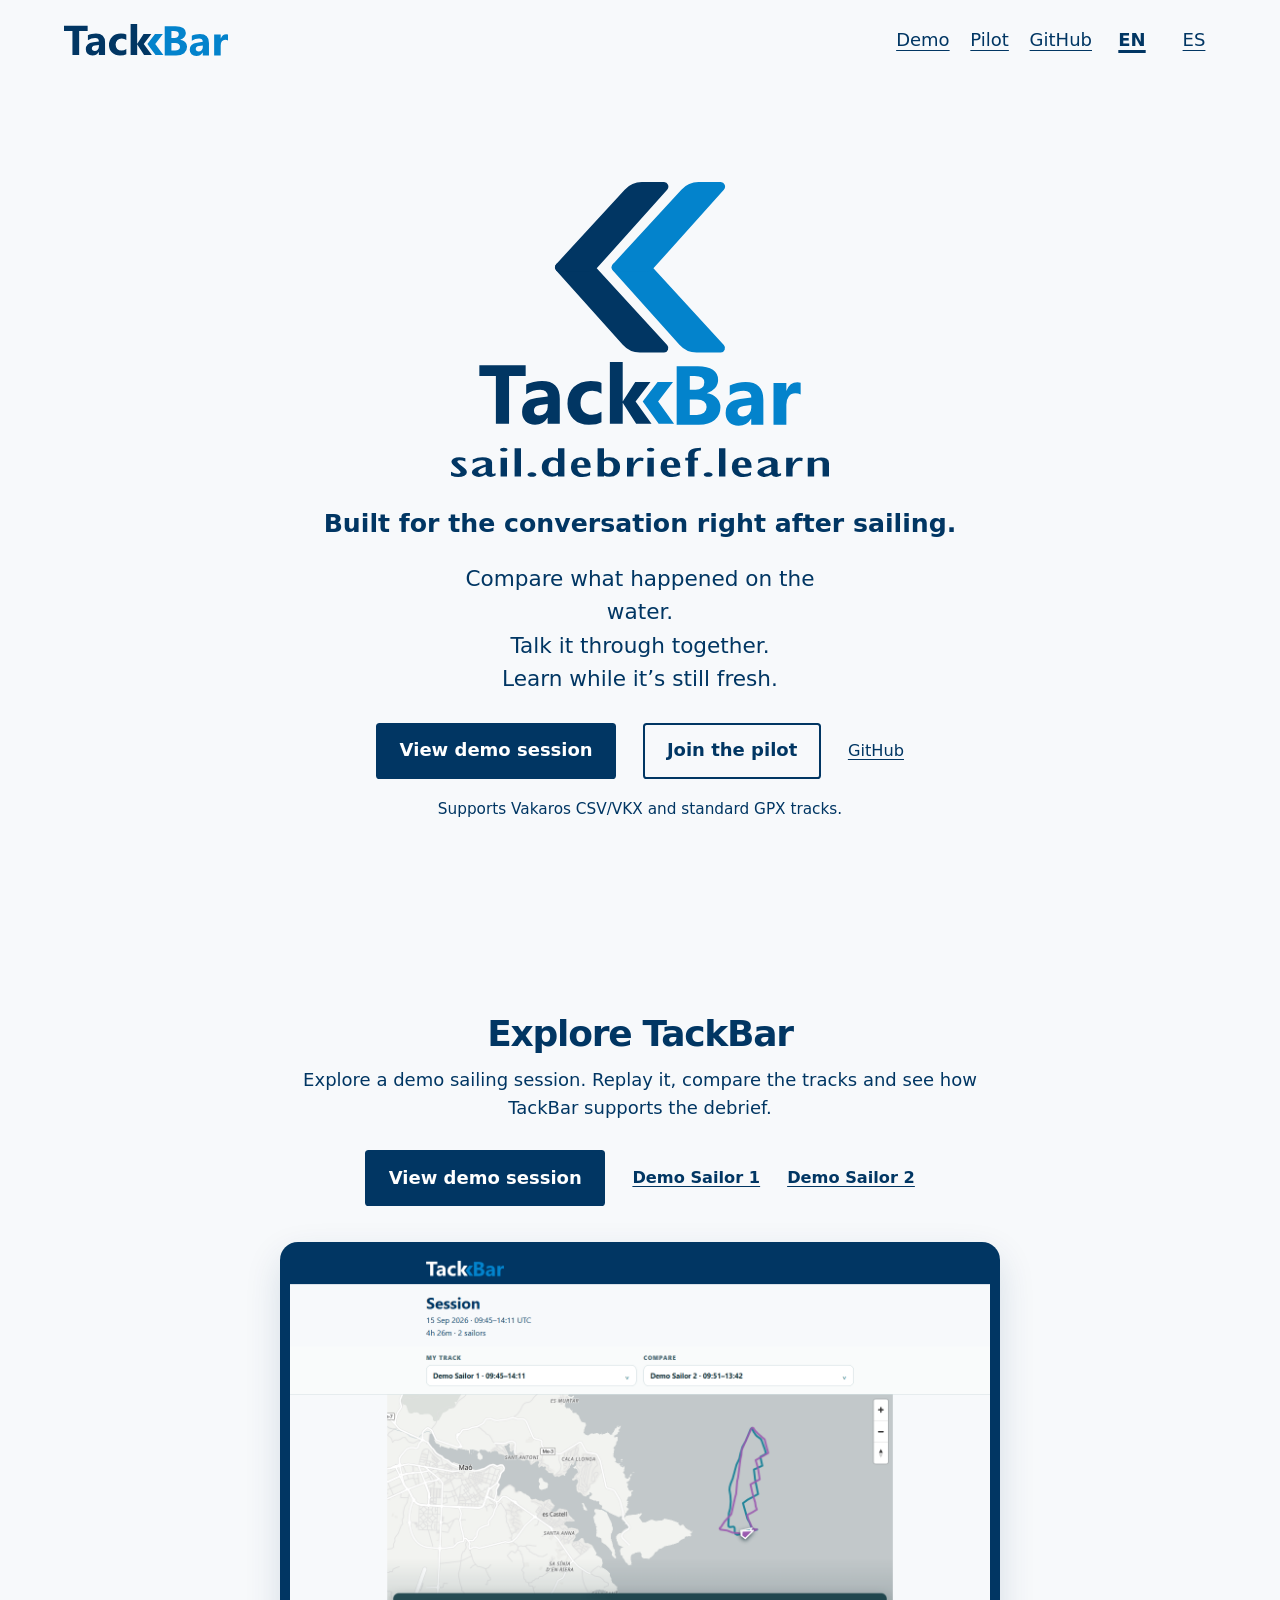
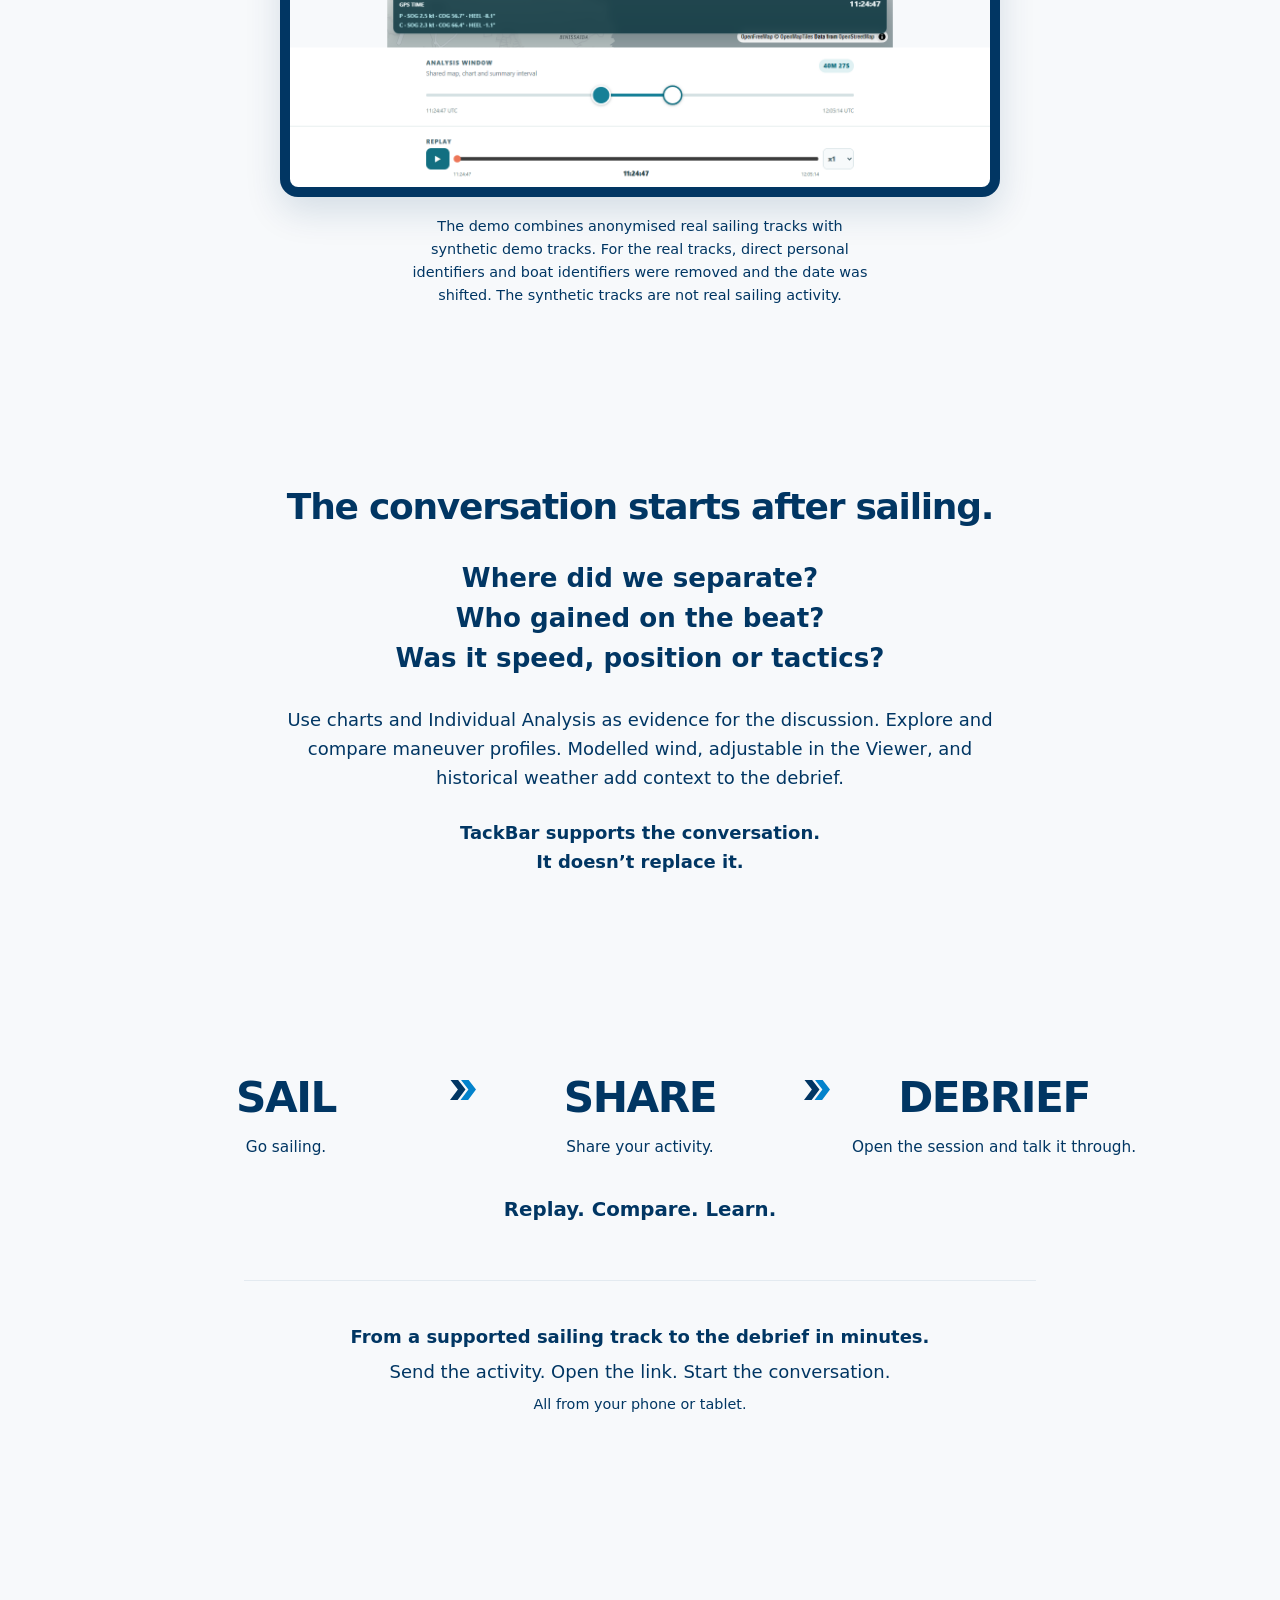
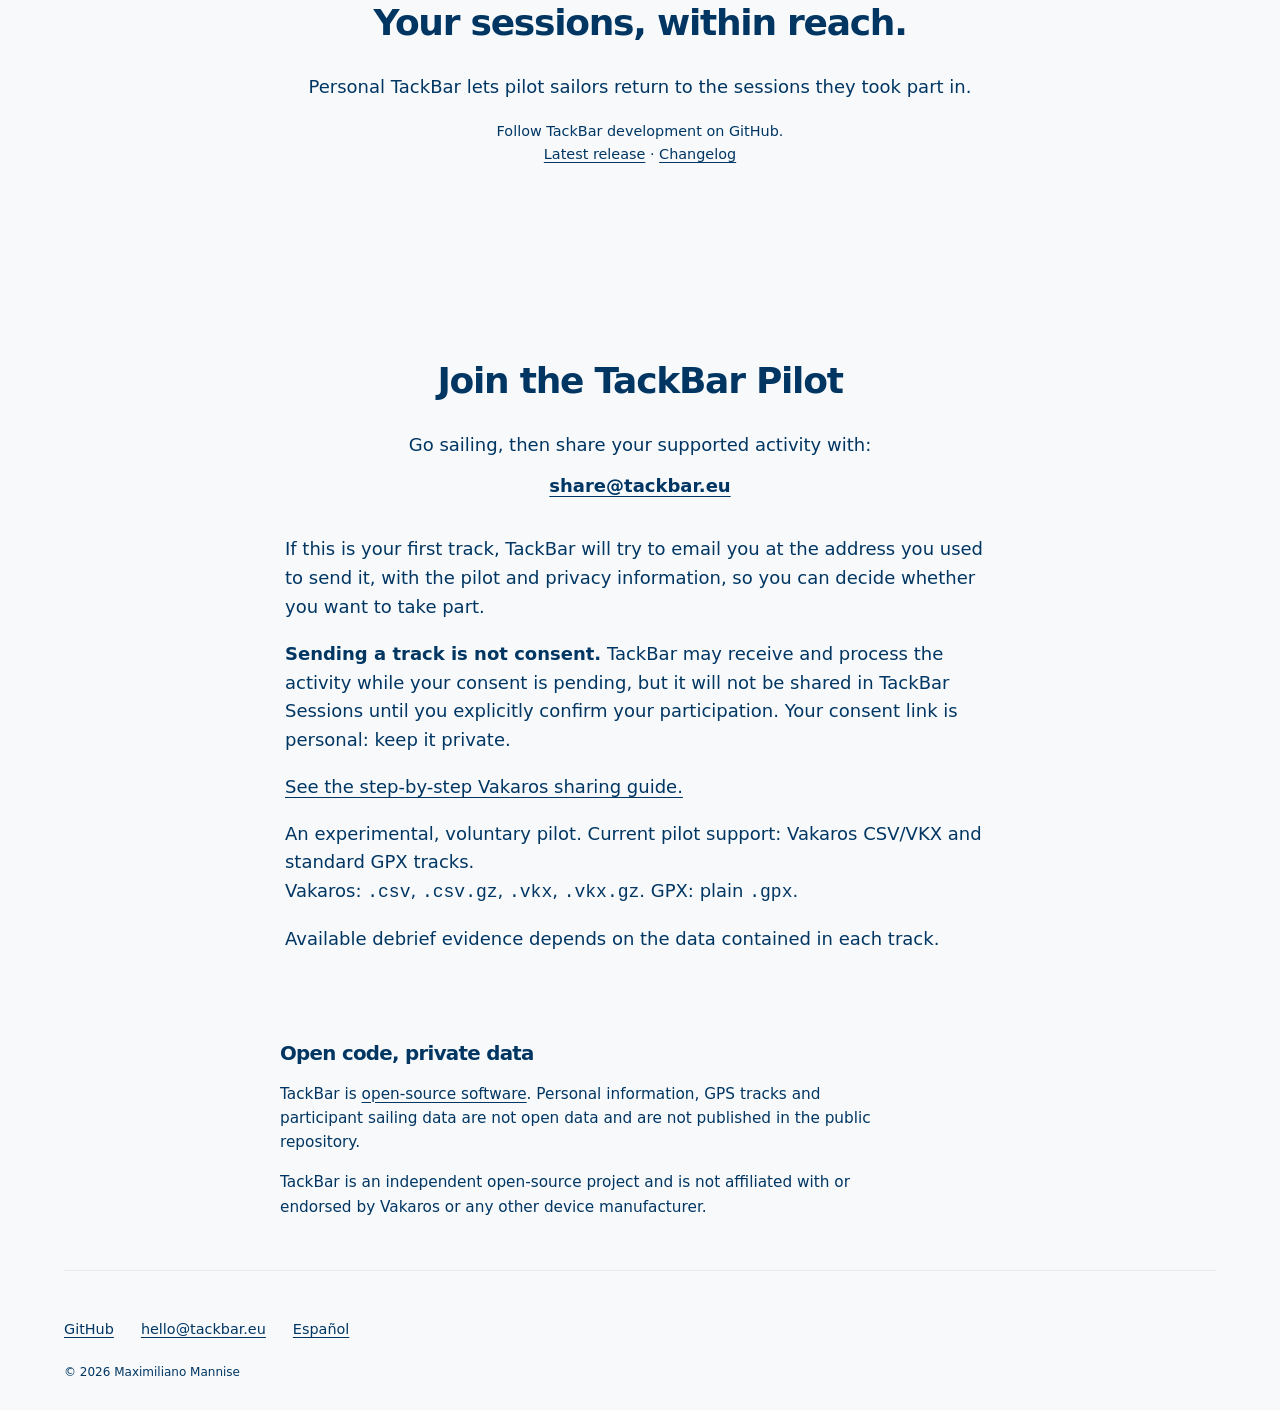
<file: index.html>
<!doctype html>
<html lang="en">
<head>
  <meta charset="utf-8">
  <meta name="viewport" content="width=device-width, initial-scale=1">
  <title>TackBar — Sail. Debrief. Learn.</title>
  <meta name="description" content="TackBar helps dinghy sailors turn sailing sessions and post-sailing conversations into shared learning.">
  <link rel="canonical" href="https://tackbar.eu/">
  <link rel="alternate" hreflang="en" href="https://tackbar.eu/">
  <link rel="alternate" hreflang="es" href="https://tackbar.eu/es/">
  <link rel="alternate" hreflang="x-default" href="https://tackbar.eu/">
  <meta property="og:title" content="TackBar — Sail. Debrief. Learn.">
  <meta property="og:description" content="TackBar helps dinghy sailors turn sailing sessions and post-sailing conversations into shared learning.">
  <meta property="og:type" content="website">
  <meta property="og:url" content="https://tackbar.eu/">
  <meta property="og:site_name" content="TackBar">
  <link rel="stylesheet" href="assets/styles.css">
  <link rel="icon" href="assets/logo/tackbar-mark.svg" type="image/svg+xml">
</head>
<body>
  <a class="skip-link" href="#main">Skip to content</a>
  <header class="container site-header">
    <a class="brand" href="index.html"><img src="assets/logo/tackbar-wordmark.svg" alt="TackBar"></a>
    <nav aria-label="Main navigation">
      <a href="#demo">Demo</a>
      <a href="#pilot">Pilot</a>
      <a href="https://github.com/maxsail-project/tackbar">GitHub</a>
      <a href="index.html" lang="en" aria-current="page" aria-label="English">EN</a>
      <a href="es/index.html" lang="es" hreflang="es" aria-label="Español">ES</a>
    </nav>
  </header>
  <main id="main" class="container">
    <section class="hero" aria-labelledby="hero-title">
      <h1 id="hero-title" class="visually-hidden" lang="en">TackBar — Sail. Debrief. Learn.</h1>
      <img class="hero-artwork" src="assets/logo/tackbar-logo-claim.svg" alt="" aria-hidden="true">
      <p class="hero-lead">Built for the conversation right after sailing.</p>
      <p class="hero-thought">Compare what happened on the water.<br>Talk it through together.<br>Learn while it’s still fresh.</p>
      <div class="actions">
        <a class="button" href="https://app.tackbar.eu/s/i_qGEn2LnHUh5nOdj9RtfvZzcwr3zfH3Lf_cbffwmJw">View demo session</a>
        <a class="button secondary" href="#pilot">Join the pilot</a>
        <a class="tertiary-action" href="https://github.com/maxsail-project/tackbar">GitHub</a>
      </div>
      <p class="hero-support">Supports Vakaros CSV/VKX and standard GPX tracks.</p>
    </section>
    <section id="demo" class="product-proof" aria-labelledby="demo-title">
      <h2 id="demo-title">Explore TackBar</h2>
      <p>Explore a demo sailing session. Replay it, compare the tracks and see how TackBar supports the debrief.</p>
      <div class="actions demo-actions">
        <a class="button" href="https://app.tackbar.eu/s/i_qGEn2LnHUh5nOdj9RtfvZzcwr3zfH3Lf_cbffwmJw">View demo session</a>
        <a class="tertiary-action" href="https://app.tackbar.eu/me/usMXC2xmV2A_kSrTNfzEXmexIzMXAk0KDCUTNjdQgc4">Demo Sailor 1</a>
        <a class="tertiary-action" href="https://app.tackbar.eu/me/8yPGiY3f_8CPB-3VZEk4jnMVvpLVJzxKbZkkSQtOWQI">Demo Sailor 2</a>
      </div>
      <figure class="demo-visual">
        <div class="tablet-frame">
          <img src="assets/images/session-viewer-demo-upwind-downwind.png" width="1440" height="1100" alt="TackBar Session Viewer comparing Demo Sailor 1 and Demo Sailor 2 during a selected upwind and downwind interval." loading="lazy">
        </div>
      </figure>
      <p class="demo-data-note">The demo combines anonymised real sailing tracks with synthetic demo tracks. For the real tracks, direct personal identifiers and boat identifiers were removed and the date was shifted. The synthetic tracks are not real sailing activity.</p>
    </section>
    <section class="debrief-context" aria-labelledby="debrief-context-title">
      <h2 id="debrief-context-title">The conversation starts after sailing.</h2>
      <p class="debrief-questions">Where did we separate?<br>Who gained on the beat?<br>Was it speed, position or tactics?</p>
      <p class="debrief-evidence">Use charts and Individual Analysis as evidence for the discussion. Explore and compare maneuver profiles. Modelled wind, adjustable in the Viewer, and historical weather add context to the debrief.</p>
      <p class="debrief-philosophy">TackBar supports the conversation.<br>It doesn’t replace it.</p>
    </section>
    <section id="story" class="story" aria-label="How TackBar works">
      <ol class="flow">
        <li><h2 lang="en">SAIL</h2><p>Go sailing.</p><img class="flow-arrow" src="assets/logo/tackbar-go-right.svg" alt="" aria-hidden="true"></li>
        <li><h2 lang="en">SHARE</h2><p>Share your activity.</p><img class="flow-arrow" src="assets/logo/tackbar-go-right.svg" alt="" aria-hidden="true"></li>
        <li><h2 lang="en">DEBRIEF</h2><p>Open the session and talk it through.</p></li>
      </ol>
      <p class="flow-support">Replay. Compare. Learn.</p>
      <div class="workflow-note">
        <p><strong>From a supported sailing track to the debrief in minutes.</strong></p>
        <p>Send the activity. Open the link. Start the conversation.</p>
        <p class="workflow-note-phone">All from your phone or tablet.</p>
      </div>
    </section>
    <section class="personal-tackbar" aria-labelledby="personal-tackbar-title">
      <h2 id="personal-tackbar-title">Your sessions, within reach.</h2>
      <p>Personal TackBar lets pilot sailors return to the sessions they took part in.</p>
      <p class="release-reference">Follow TackBar development on GitHub.<br><a href="https://github.com/maxsail-project/tackbar/releases/latest">Latest release</a> · <a href="https://github.com/maxsail-project/tackbar/blob/main/CHANGELOG.md">Changelog</a></p>
    </section>
    <section id="pilot" aria-labelledby="pilot-title">
      <h2 id="pilot-title">Join the TackBar Pilot</h2>
      <p class="pilot-intro">Go sailing, then share your supported activity with:</p>
      <a class="contact-link" href="mailto:share@tackbar.eu">share@tackbar.eu</a>
      <div class="pilot-details">
        <p>If this is your first track, TackBar will try to email you at the address you used to send it, with the pilot and privacy information, so you can decide whether you want to take part.</p>
        <p><strong>Sending a track is not consent.</strong> TackBar may receive and process the activity while your consent is pending, but it will not be shared in TackBar Sessions until you explicitly confirm your participation. Your consent link is personal: keep it private.</p>
        <p><a href="share-vakaros/index.html">See the step-by-step Vakaros sharing guide.</a></p>
        <p>An experimental, voluntary pilot. Current pilot support: Vakaros CSV/VKX and standard GPX tracks.<br>Vakaros: <code>.csv</code>, <code>.csv.gz</code>, <code>.vkx</code>, <code>.vkx.gz</code>. GPX: plain <code>.gpx</code>.</p>
        <p>Available debrief evidence depends on the data contained in each track.</p>
      </div>
    </section>
    <section id="open-source" aria-labelledby="open-source-title">
      <h2 id="open-source-title">Open code, private data</h2>
      <p>TackBar is <a href="https://github.com/maxsail-project/tackbar">open-source software</a>. Personal information, GPS tracks and participant sailing data are not open data and are not published in the public repository.</p>
      <p>TackBar is an independent open-source project and is not affiliated with or endorsed by Vakaros or any other device manufacturer.</p>
    </section>
  </main>
  <footer class="container site-footer">
    <ul class="footer-links">
      <li><a href="https://github.com/maxsail-project/tackbar">GitHub</a></li>
      <li><a href="mailto:hello@tackbar.eu">hello@tackbar.eu</a></li>
      <li><a href="es/index.html" lang="es" hreflang="es">Español</a></li>
    </ul>
    <p><small>© 2026 Maximiliano Mannise</small></p>
  </footer>
</body>
</html>
</file>
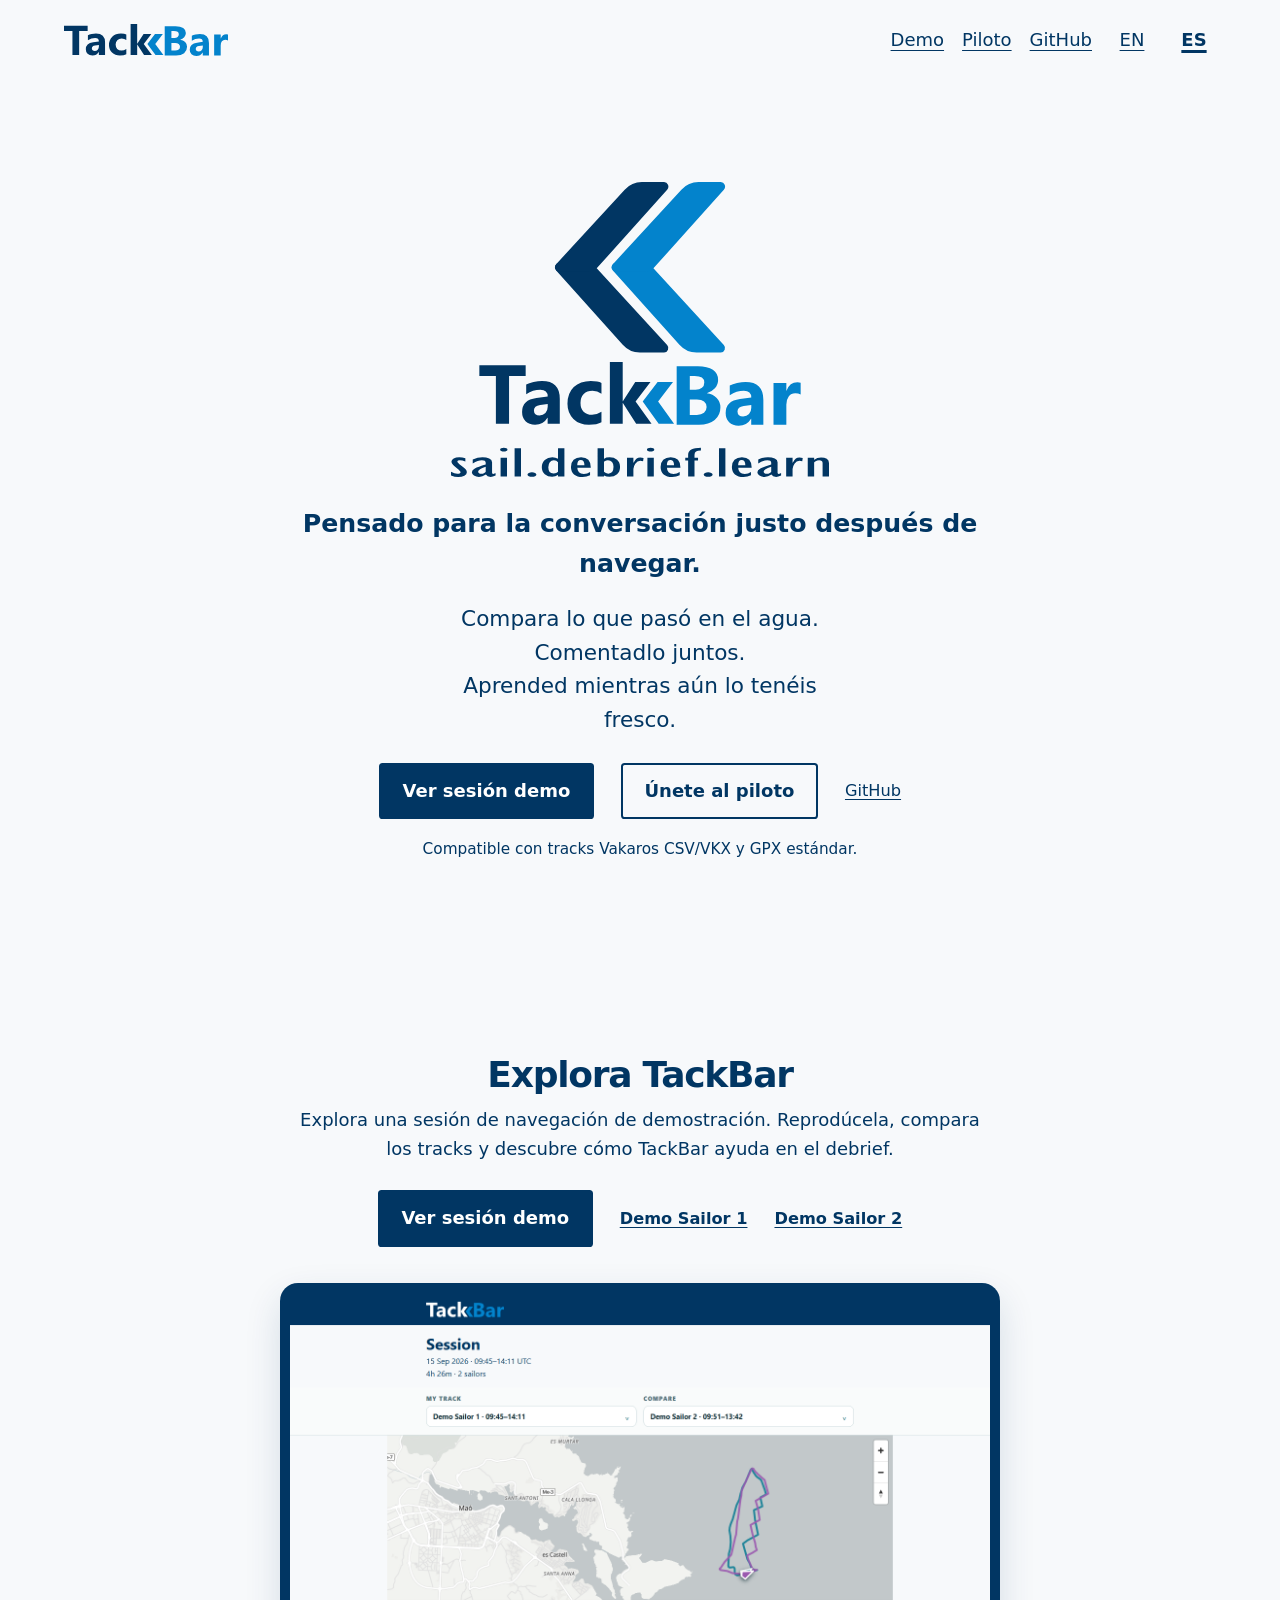
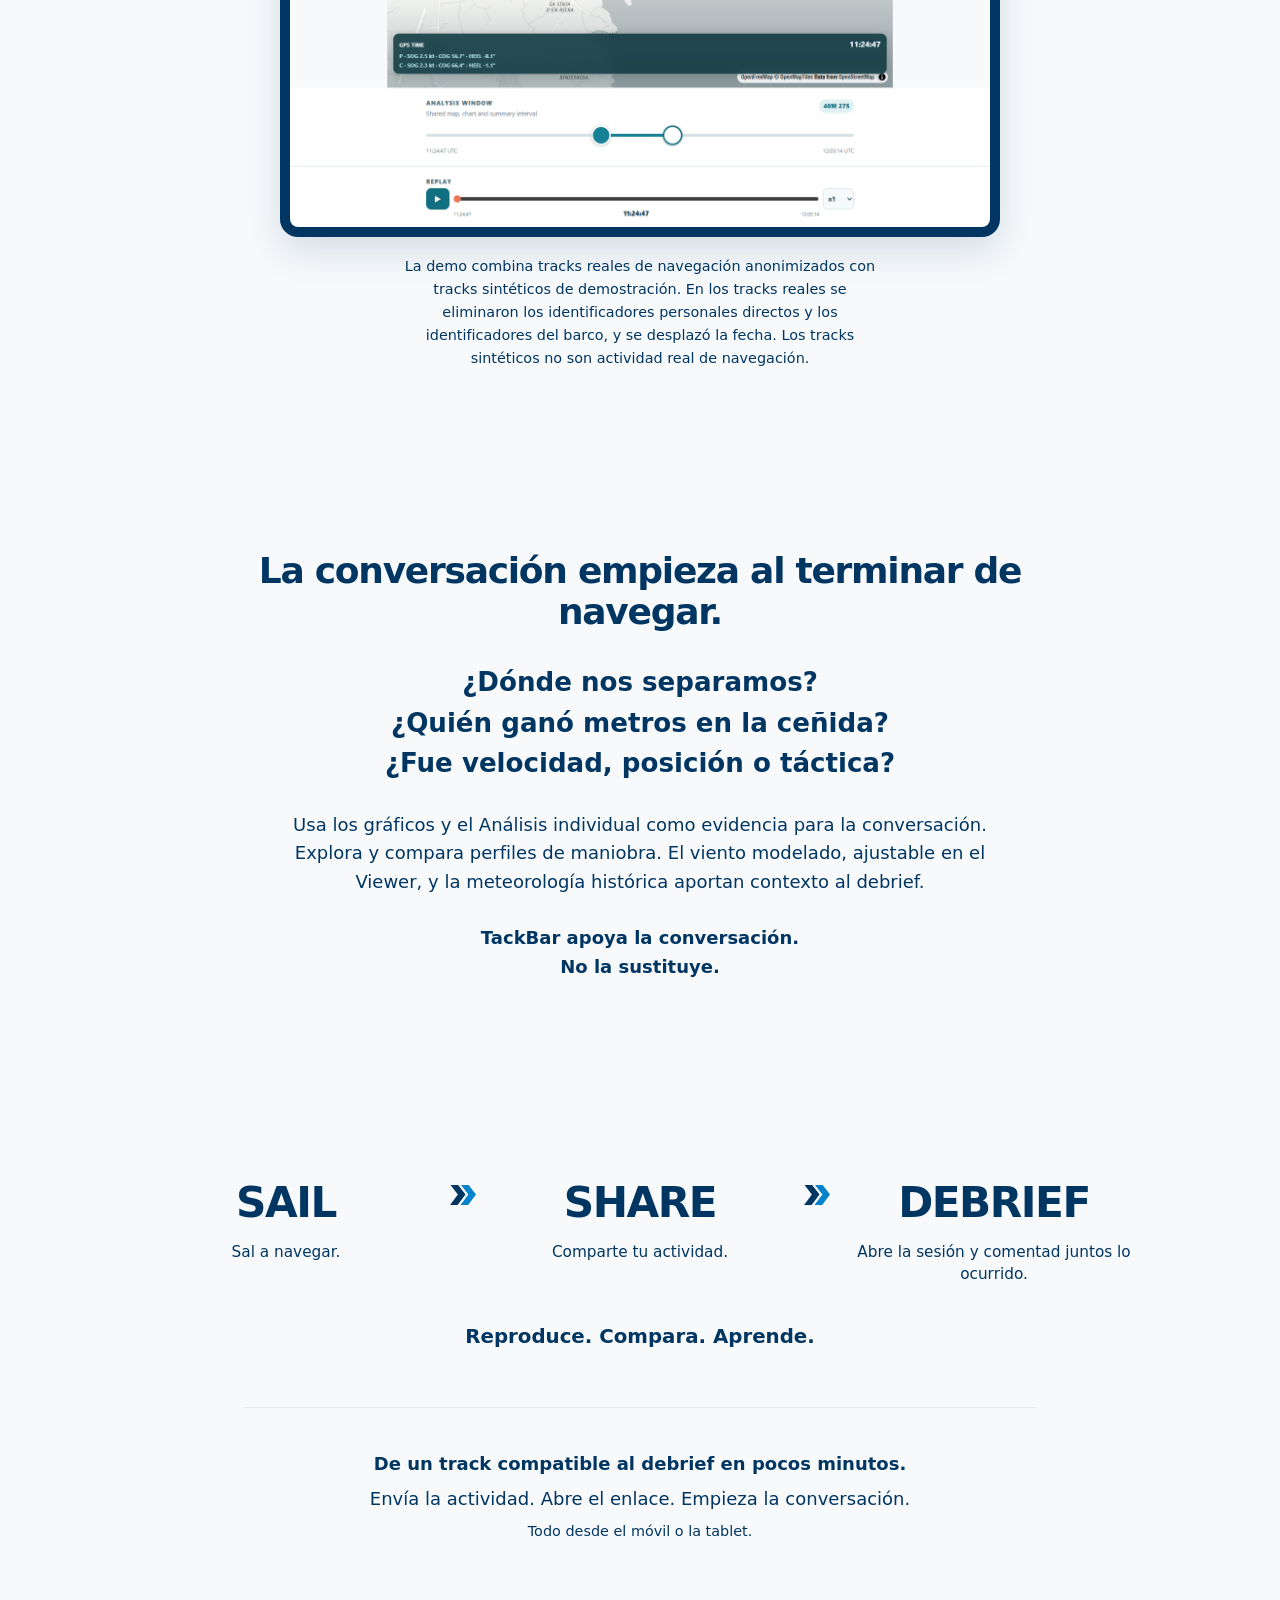
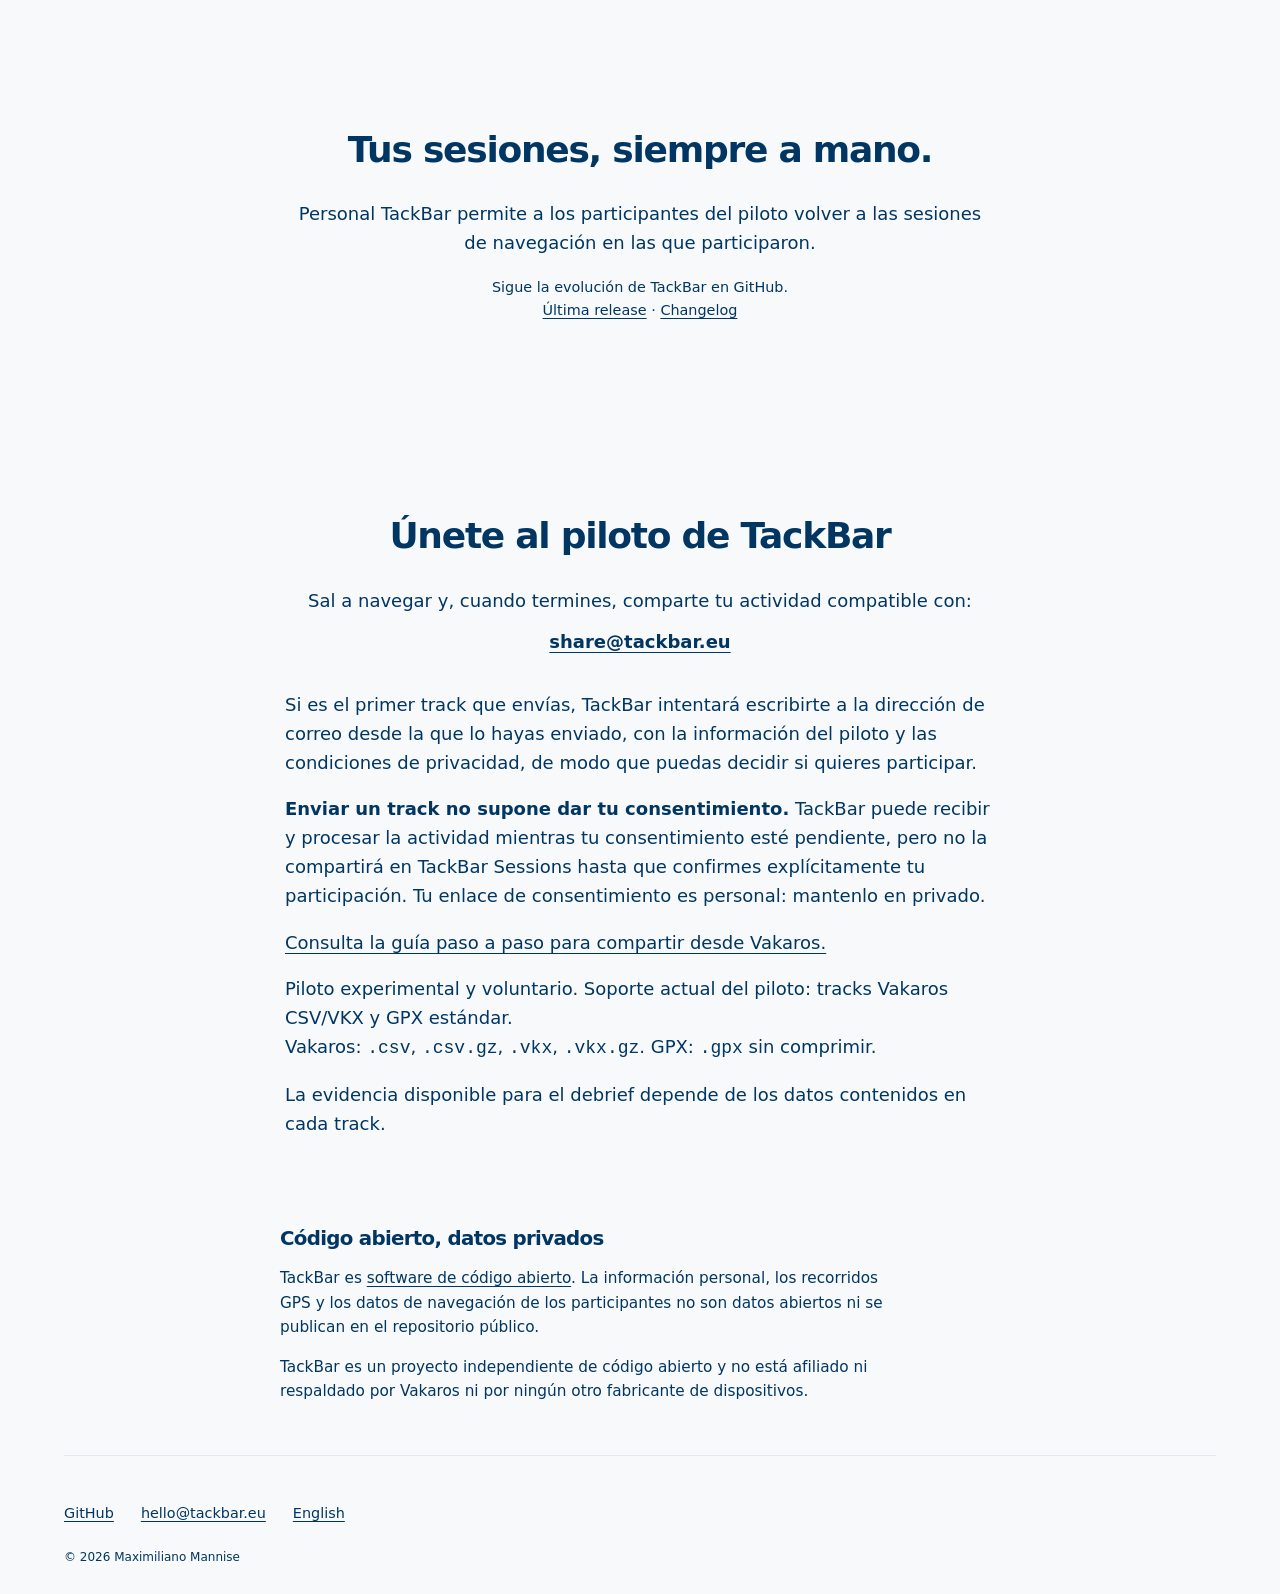
<file: es/index.html>
<!doctype html>
<html lang="es">
<head>
  <meta charset="utf-8">
  <meta name="viewport" content="width=device-width, initial-scale=1">
  <title>TackBar — Sail. Debrief. Learn.</title>
  <meta name="description" content="TackBar ayuda a los navegantes de vela ligera a convertir sus sesiones y las conversaciones posteriores en aprendizaje compartido.">
  <link rel="canonical" href="https://tackbar.eu/es/">
  <link rel="alternate" hreflang="en" href="https://tackbar.eu/">
  <link rel="alternate" hreflang="es" href="https://tackbar.eu/es/">
  <link rel="alternate" hreflang="x-default" href="https://tackbar.eu/">
  <meta property="og:title" content="TackBar — Sail. Debrief. Learn.">
  <meta property="og:description" content="TackBar ayuda a los navegantes de vela ligera a convertir sus sesiones y las conversaciones posteriores en aprendizaje compartido.">
  <meta property="og:type" content="website">
  <meta property="og:url" content="https://tackbar.eu/es/">
  <meta property="og:site_name" content="TackBar">
  <link rel="stylesheet" href="../assets/styles.css">
  <link rel="icon" href="../assets/logo/tackbar-mark.svg" type="image/svg+xml">
</head>
<body>
  <a class="skip-link" href="#main">Saltar al contenido</a>
  <header class="container site-header">
    <a class="brand" href="index.html"><img src="../assets/logo/tackbar-wordmark.svg" alt="TackBar"></a>
    <nav aria-label="Navegación principal">
      <a href="#demo">Demo</a>
      <a href="#pilot">Piloto</a>
      <a href="https://github.com/maxsail-project/tackbar">GitHub</a>
      <a href="../index.html" lang="en" hreflang="en" aria-label="English">EN</a>
      <a href="index.html" lang="es" aria-current="page" aria-label="Español">ES</a>
    </nav>
  </header>
  <main id="main" class="container">
    <section class="hero" aria-labelledby="hero-title">
      <h1 id="hero-title" class="visually-hidden" lang="en">TackBar — Sail. Debrief. Learn.</h1>
      <img class="hero-artwork" src="../assets/logo/tackbar-logo-claim.svg" alt="" aria-hidden="true">
      <p class="hero-lead">Pensado para la conversación justo después de navegar.</p>
      <p class="hero-thought">Compara lo que pasó en el agua.<br>Comentadlo juntos.<br>Aprended mientras aún lo tenéis fresco.</p>
      <div class="actions">
        <a class="button" href="https://app.tackbar.eu/s/i_qGEn2LnHUh5nOdj9RtfvZzcwr3zfH3Lf_cbffwmJw">Ver sesión demo</a>
        <a class="button secondary" href="#pilot">Únete al piloto</a>
        <a class="tertiary-action" href="https://github.com/maxsail-project/tackbar">GitHub</a>
      </div>
      <p class="hero-support">Compatible con tracks Vakaros CSV/VKX y GPX estándar.</p>
    </section>
    <section id="demo" class="product-proof" aria-labelledby="demo-title">
      <h2 id="demo-title">Explora TackBar</h2>
      <p>Explora una sesión de navegación de demostración. Reprodúcela, compara los tracks y descubre cómo TackBar ayuda en el debrief.</p>
      <div class="actions demo-actions">
        <a class="button" href="https://app.tackbar.eu/s/i_qGEn2LnHUh5nOdj9RtfvZzcwr3zfH3Lf_cbffwmJw">Ver sesión demo</a>
        <a class="tertiary-action" href="https://app.tackbar.eu/me/usMXC2xmV2A_kSrTNfzEXmexIzMXAk0KDCUTNjdQgc4">Demo Sailor 1</a>
        <a class="tertiary-action" href="https://app.tackbar.eu/me/8yPGiY3f_8CPB-3VZEk4jnMVvpLVJzxKbZkkSQtOWQI">Demo Sailor 2</a>
      </div>
      <figure class="demo-visual">
        <div class="tablet-frame">
          <img src="../assets/images/session-viewer-demo-upwind-downwind.png" width="1440" height="1100" alt="Session Viewer de TackBar comparando a Demo Sailor 1 y Demo Sailor 2 durante un intervalo seleccionado de ceñida y popa." loading="lazy">
        </div>
      </figure>
      <p class="demo-data-note">La demo combina tracks reales de navegación anonimizados con tracks sintéticos de demostración. En los tracks reales se eliminaron los identificadores personales directos y los identificadores del barco, y se desplazó la fecha. Los tracks sintéticos no son actividad real de navegación.</p>
    </section>
    <section class="debrief-context" aria-labelledby="debrief-context-title">
      <h2 id="debrief-context-title">La conversación empieza al terminar de navegar.</h2>
      <p class="debrief-questions">¿Dónde nos separamos?<br>¿Quién ganó metros en la ceñida?<br>¿Fue velocidad, posición o táctica?</p>
      <p class="debrief-evidence">Usa los gráficos y el Análisis individual como evidencia para la conversación. Explora y compara perfiles de maniobra. El viento modelado, ajustable en el Viewer, y la meteorología histórica aportan contexto al debrief.</p>
      <p class="debrief-philosophy">TackBar apoya la conversación.<br>No la sustituye.</p>
    </section>
    <section id="story" class="story" aria-label="Cómo funciona TackBar">
      <ol class="flow">
        <li><h2 lang="en">SAIL</h2><p>Sal a navegar.</p><img class="flow-arrow" src="../assets/logo/tackbar-go-right.svg" alt="" aria-hidden="true"></li>
        <li><h2 lang="en">SHARE</h2><p>Comparte tu actividad.</p><img class="flow-arrow" src="../assets/logo/tackbar-go-right.svg" alt="" aria-hidden="true"></li>
        <li><h2 lang="en">DEBRIEF</h2><p>Abre la sesión y comentad juntos lo ocurrido.</p></li>
      </ol>
      <p class="flow-support">Reproduce. Compara. Aprende.</p>
      <div class="workflow-note">
        <p><strong>De un track compatible al debrief en pocos minutos.</strong></p>
        <p>Envía la actividad. Abre el enlace. Empieza la conversación.</p>
        <p class="workflow-note-phone">Todo desde el móvil o la tablet.</p>
      </div>
    </section>
    <section class="personal-tackbar" aria-labelledby="personal-tackbar-title">
      <h2 id="personal-tackbar-title">Tus sesiones, siempre a mano.</h2>
      <p>Personal TackBar permite a los participantes del piloto volver a las sesiones de navegación en las que participaron.</p>
      <p class="release-reference">Sigue la evolución de TackBar en GitHub.<br><a href="https://github.com/maxsail-project/tackbar/releases/latest">Última release</a> · <a href="https://github.com/maxsail-project/tackbar/blob/main/CHANGELOG.md">Changelog</a></p>
    </section>
    <section id="pilot" aria-labelledby="pilot-title">
      <h2 id="pilot-title">Únete al piloto de TackBar</h2>
      <p class="pilot-intro">Sal a navegar y, cuando termines, comparte tu actividad compatible con:</p>
      <a class="contact-link" href="mailto:share@tackbar.eu">share@tackbar.eu</a>
      <div class="pilot-details">
        <p>Si es el primer track que envías, TackBar intentará escribirte a la dirección de correo desde la que lo hayas enviado, con la información del piloto y las condiciones de privacidad, de modo que puedas decidir si quieres participar.</p>
        <p><strong>Enviar un track no supone dar tu consentimiento.</strong> TackBar puede recibir y procesar la actividad mientras tu consentimiento esté pendiente, pero no la compartirá en TackBar Sessions hasta que confirmes explícitamente tu participación. Tu enlace de consentimiento es personal: mantenlo en privado.</p>
        <p><a href="compartir-vakaros/index.html">Consulta la guía paso a paso para compartir desde Vakaros.</a></p>
        <p>Piloto experimental y voluntario. Soporte actual del piloto: tracks Vakaros CSV/VKX y GPX estándar.<br>Vakaros: <code>.csv</code>, <code>.csv.gz</code>, <code>.vkx</code>, <code>.vkx.gz</code>. GPX: <code>.gpx</code> sin comprimir.</p>
        <p>La evidencia disponible para el debrief depende de los datos contenidos en cada track.</p>
      </div>
    </section>
    <section id="open-source" aria-labelledby="open-source-title">
      <h2 id="open-source-title">Código abierto, datos privados</h2>
      <p>TackBar es <a href="https://github.com/maxsail-project/tackbar">software de código abierto</a>. La información personal, los recorridos GPS y los datos de navegación de los participantes no son datos abiertos ni se publican en el repositorio público.</p>
      <p>TackBar es un proyecto independiente de código abierto y no está afiliado ni respaldado por Vakaros ni por ningún otro fabricante de dispositivos.</p>
    </section>
  </main>
  <footer class="container site-footer">
    <ul class="footer-links">
      <li><a href="https://github.com/maxsail-project/tackbar">GitHub</a></li>
      <li><a href="mailto:hello@tackbar.eu">hello@tackbar.eu</a></li>
      <li><a href="../index.html" lang="en" hreflang="en">English</a></li>
    </ul>
    <p><small>© 2026 Maximiliano Mannise</small></p>
  </footer>
</body>
</html>
</file>
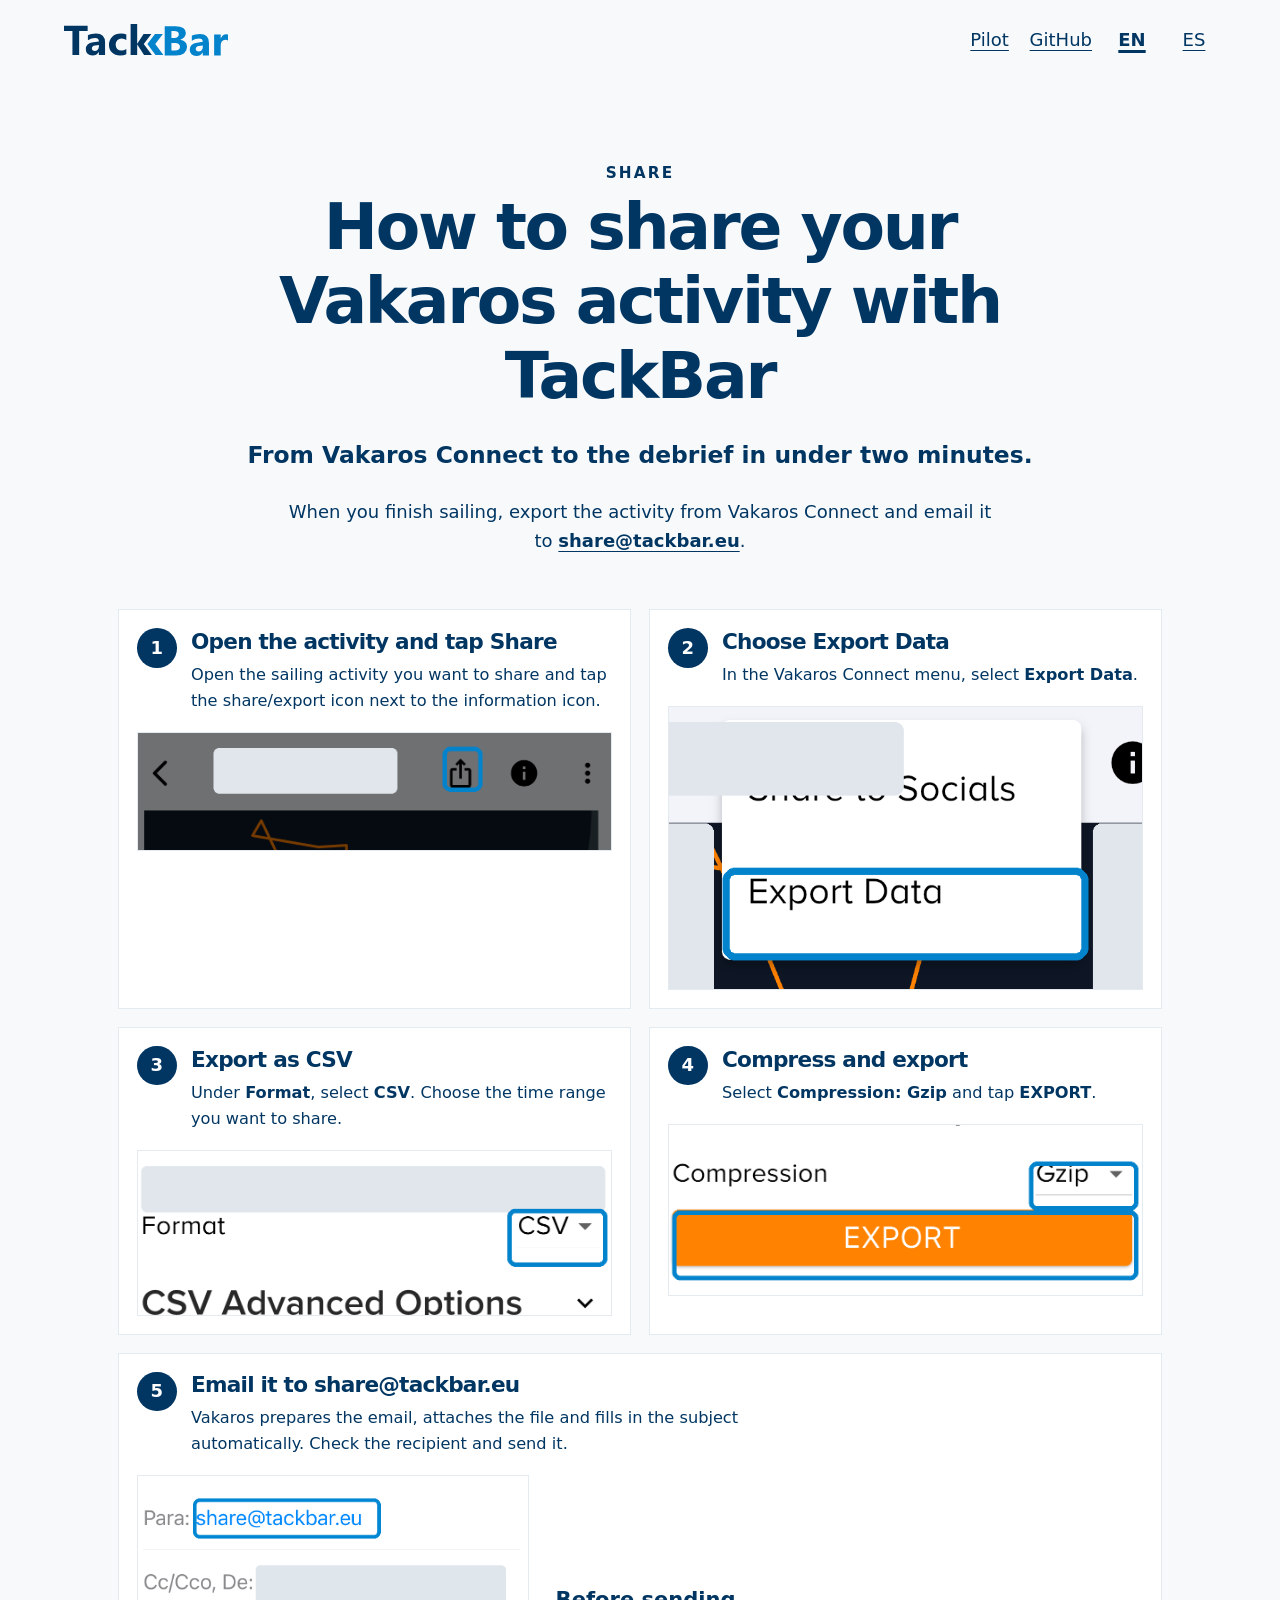
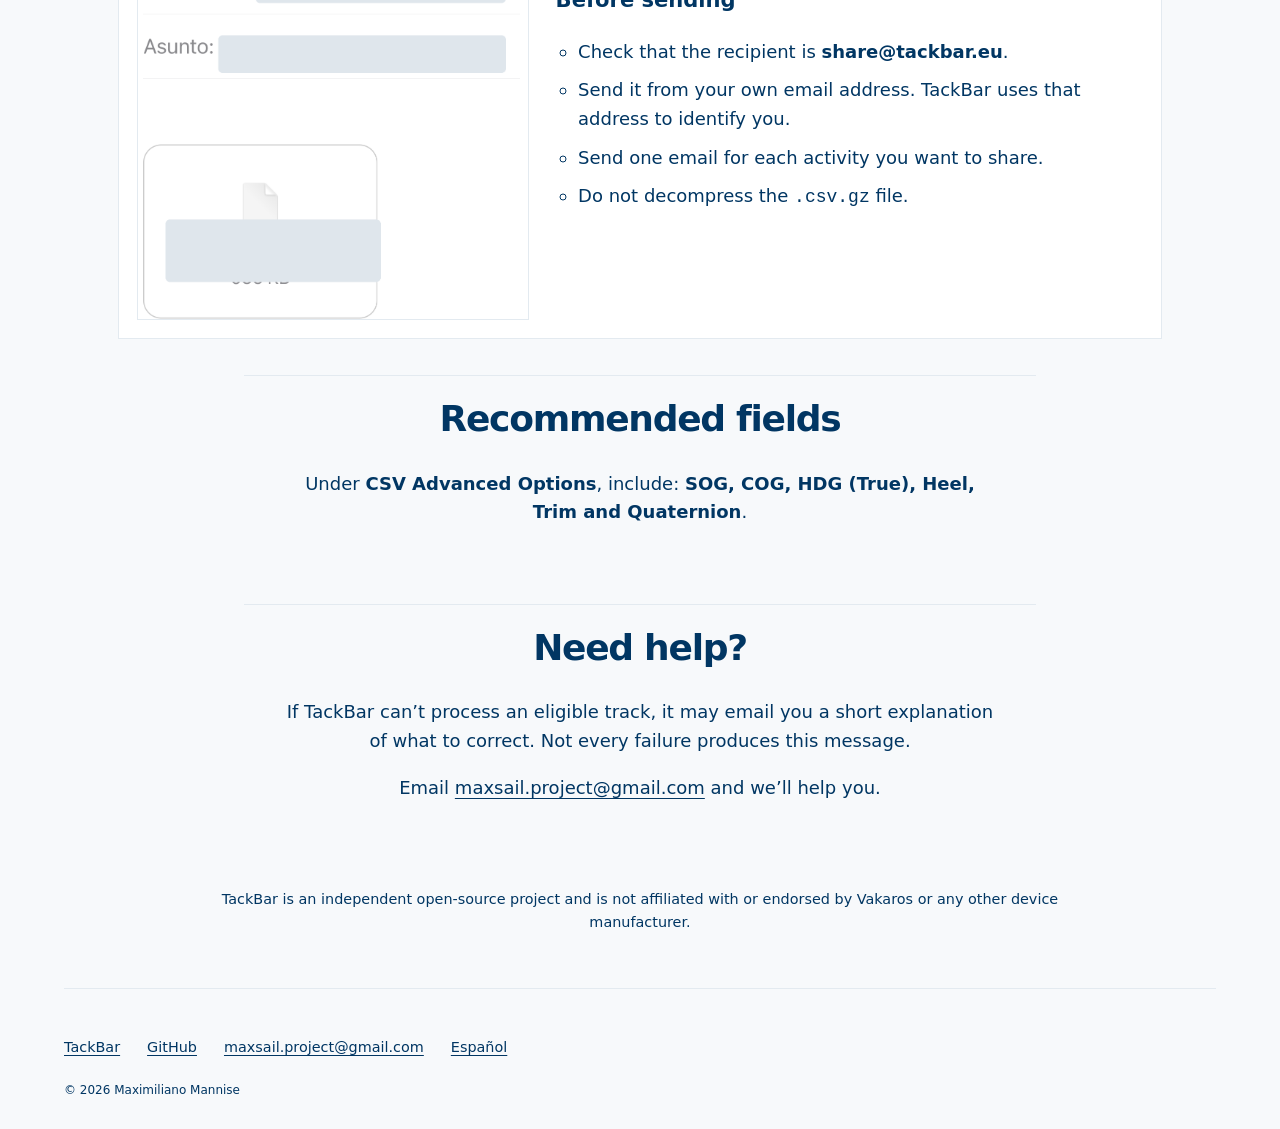
<file: share-vakaros/index.html>
<!doctype html>
<html lang="en">
<head>
  <meta charset="utf-8">
  <meta name="viewport" content="width=device-width, initial-scale=1">
  <title>How to share a Vakaros activity with TackBar</title>
  <meta name="description" content="Step-by-step guide to sharing a Vakaros Connect activity with TackBar during the pilot.">
  <link rel="canonical" href="https://tackbar.eu/share-vakaros/">
  <link rel="alternate" hreflang="en" href="https://tackbar.eu/share-vakaros/">
  <link rel="alternate" hreflang="es" href="https://tackbar.eu/es/compartir-vakaros/">
  <link rel="alternate" hreflang="x-default" href="https://tackbar.eu/share-vakaros/">
  <meta property="og:title" content="How to share a Vakaros activity with TackBar">
  <meta property="og:description" content="From Vakaros Connect to the debrief in under two minutes.">
  <meta property="og:type" content="article">
  <meta property="og:url" content="https://tackbar.eu/share-vakaros/">
  <meta property="og:site_name" content="TackBar">
  <link rel="stylesheet" href="../assets/styles.css">
  <link rel="icon" href="../assets/logo/tackbar-mark.svg" type="image/svg+xml">
</head>
<body>
  <a class="skip-link" href="#main">Skip to content</a>
  <header class="container site-header">
    <a class="brand" href="../index.html"><img src="../assets/logo/tackbar-wordmark.svg" alt="TackBar"></a>
    <nav aria-label="Main navigation">
      <a href="../index.html#pilot">Pilot</a>
      <a href="https://github.com/maxsail-project/tackbar">GitHub</a>
      <a href="index.html" lang="en" aria-current="page" aria-label="English">EN</a>
      <a href="../es/compartir-vakaros/index.html" lang="es" hreflang="es" aria-label="Español">ES</a>
    </nav>
  </header>

  <main id="main" class="container guide-page">
    <section class="guide-intro" aria-labelledby="guide-title">
      <p class="guide-kicker">SHARE</p>
      <h1 id="guide-title">How to share your Vakaros activity with TackBar</h1>
      <p class="guide-lead"><strong>From Vakaros Connect to the debrief in under two minutes.</strong></p>
      <p>When you finish sailing, export the activity from Vakaros Connect and email it to <a href="mailto:share@tackbar.eu"><strong>share@tackbar.eu</strong></a>.</p>
    </section>

    <ol class="guide-steps">
      <li class="guide-step">
        <div class="guide-step-copy">
          <span class="guide-step-number" aria-hidden="true">1</span>
          <div>
            <h2>Open the activity and tap Share</h2>
            <p>Open the sailing activity you want to share and tap the share/export icon next to the information icon.</p>
          </div>
        </div>
        <img src="../assets/images/vakaros-share/step-1.png" width="1072" height="265" alt="Vakaros Connect activity with the share icon highlighted." loading="lazy">
      </li>

      <li class="guide-step">
        <div class="guide-step-copy">
          <span class="guide-step-number" aria-hidden="true">2</span>
          <div>
            <h2>Choose Export Data</h2>
            <p>In the Vakaros Connect menu, select <strong>Export Data</strong>.</p>
          </div>
        </div>
        <img src="../assets/images/vakaros-share/step-2.png" width="663" height="395" alt="Vakaros Connect menu with Export Data highlighted." loading="lazy">
      </li>

      <li class="guide-step">
        <div class="guide-step-copy">
          <span class="guide-step-number" aria-hidden="true">3</span>
          <div>
            <h2>Export as CSV</h2>
            <p>Under <strong>Format</strong>, select <strong>CSV</strong>. Choose the time range you want to share.</p>
          </div>
        </div>
        <img src="../assets/images/vakaros-share/step-3.png" width="1058" height="367" alt="Vakaros Connect Export Session screen with CSV format highlighted." loading="lazy">
      </li>

      <li class="guide-step">
        <div class="guide-step-copy">
          <span class="guide-step-number" aria-hidden="true">4</span>
          <div>
            <h2>Compress and export</h2>
            <p>Select <strong>Compression: Gzip</strong> and tap <strong>EXPORT</strong>.</p>
          </div>
        </div>
        <img src="../assets/images/vakaros-share/step-4.png" width="1058" height="381" alt="Export Session screen with Gzip compression and the Export button highlighted." loading="lazy">
      </li>

      <li class="guide-step guide-step-wide">
        <div class="guide-step-copy">
          <span class="guide-step-number" aria-hidden="true">5</span>
          <div>
            <h2>Email it to share@tackbar.eu</h2>
            <p>Vakaros prepares the email, attaches the file and fills in the subject automatically. Check the recipient and send it.</p>
          </div>
        </div>
        <div class="guide-final-layout">
          <img src="../assets/images/vakaros-share/step-5.png" width="1065" height="1210" alt="Email prepared by Vakaros with share@tackbar.eu as the recipient." loading="lazy">
          <div class="guide-checklist">
            <h3>Before sending</h3>
            <ul>
              <li>Check that the recipient is <strong>share@tackbar.eu</strong>.</li>
              <li>Send it from your own email address. TackBar uses that address to identify you.</li>
              <li>Send one email for each activity you want to share.</li>
              <li>Do not decompress the <code>.csv.gz</code> file.</li>
            </ul>
          </div>
        </div>
      </li>
    </ol>

    <section class="guide-note" aria-labelledby="fields-title">
      <h2 id="fields-title">Recommended fields</h2>
      <p>Under <strong>CSV Advanced Options</strong>, include: <strong>SOG, COG, HDG (True), Heel, Trim and Quaternion</strong>.</p>
    </section>

    <section class="guide-help" aria-labelledby="help-title">
      <h2 id="help-title">Need help?</h2>
      <p>If TackBar can’t process an eligible track, it may email you a short explanation of what to correct. Not every failure produces this message.</p>
      <p>Email <a href="mailto:maxsail.project@gmail.com">maxsail.project@gmail.com</a> and we’ll help you.</p>
    </section>

    <p class="guide-disclaimer">TackBar is an independent open-source project and is not affiliated with or endorsed by Vakaros or any other device manufacturer.</p>
  </main>

  <footer class="container site-footer">
    <ul class="footer-links">
      <li><a href="../index.html">TackBar</a></li>
      <li><a href="https://github.com/maxsail-project/tackbar">GitHub</a></li>
      <li><a href="mailto:maxsail.project@gmail.com">maxsail.project@gmail.com</a></li>
      <li><a href="../es/compartir-vakaros/index.html" lang="es" hreflang="es">Español</a></li>
    </ul>
    <p><small>© 2026 Maximiliano Mannise</small></p>
  </footer>
</body>
</html>
</file>
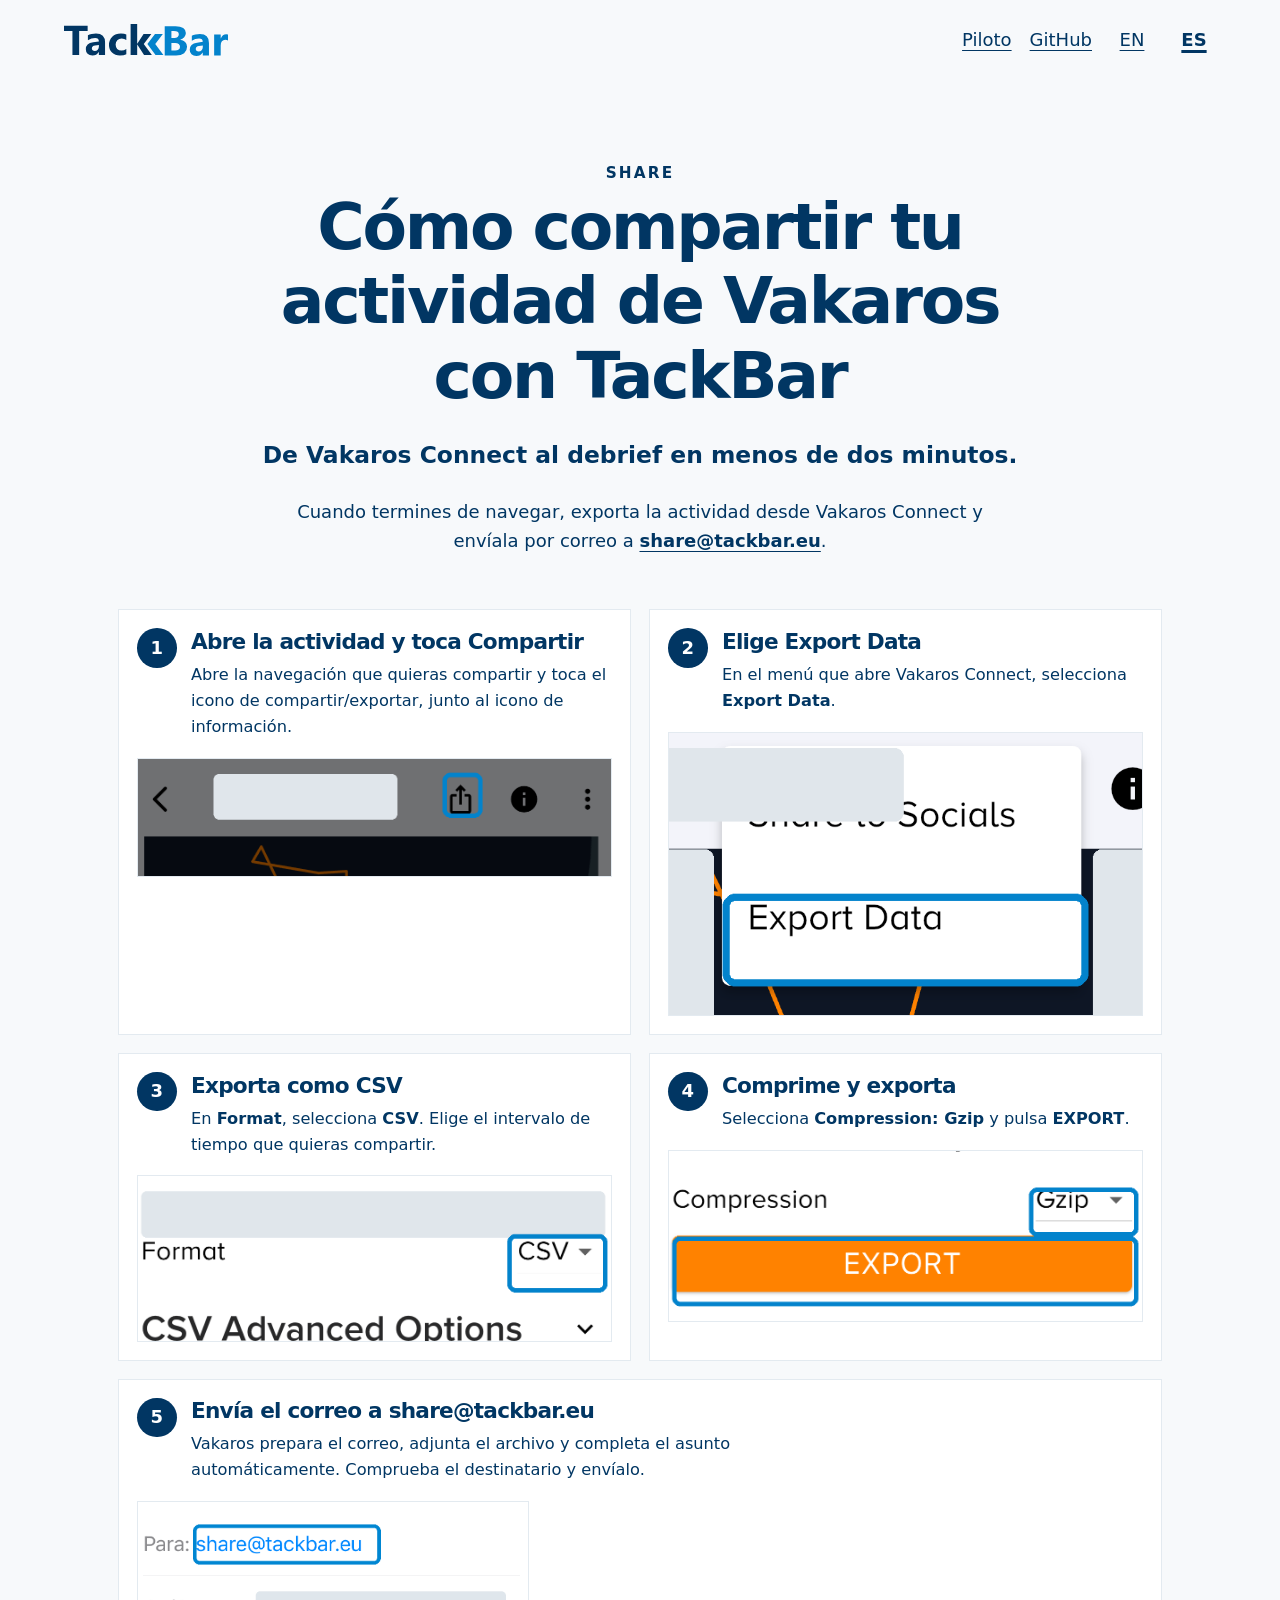
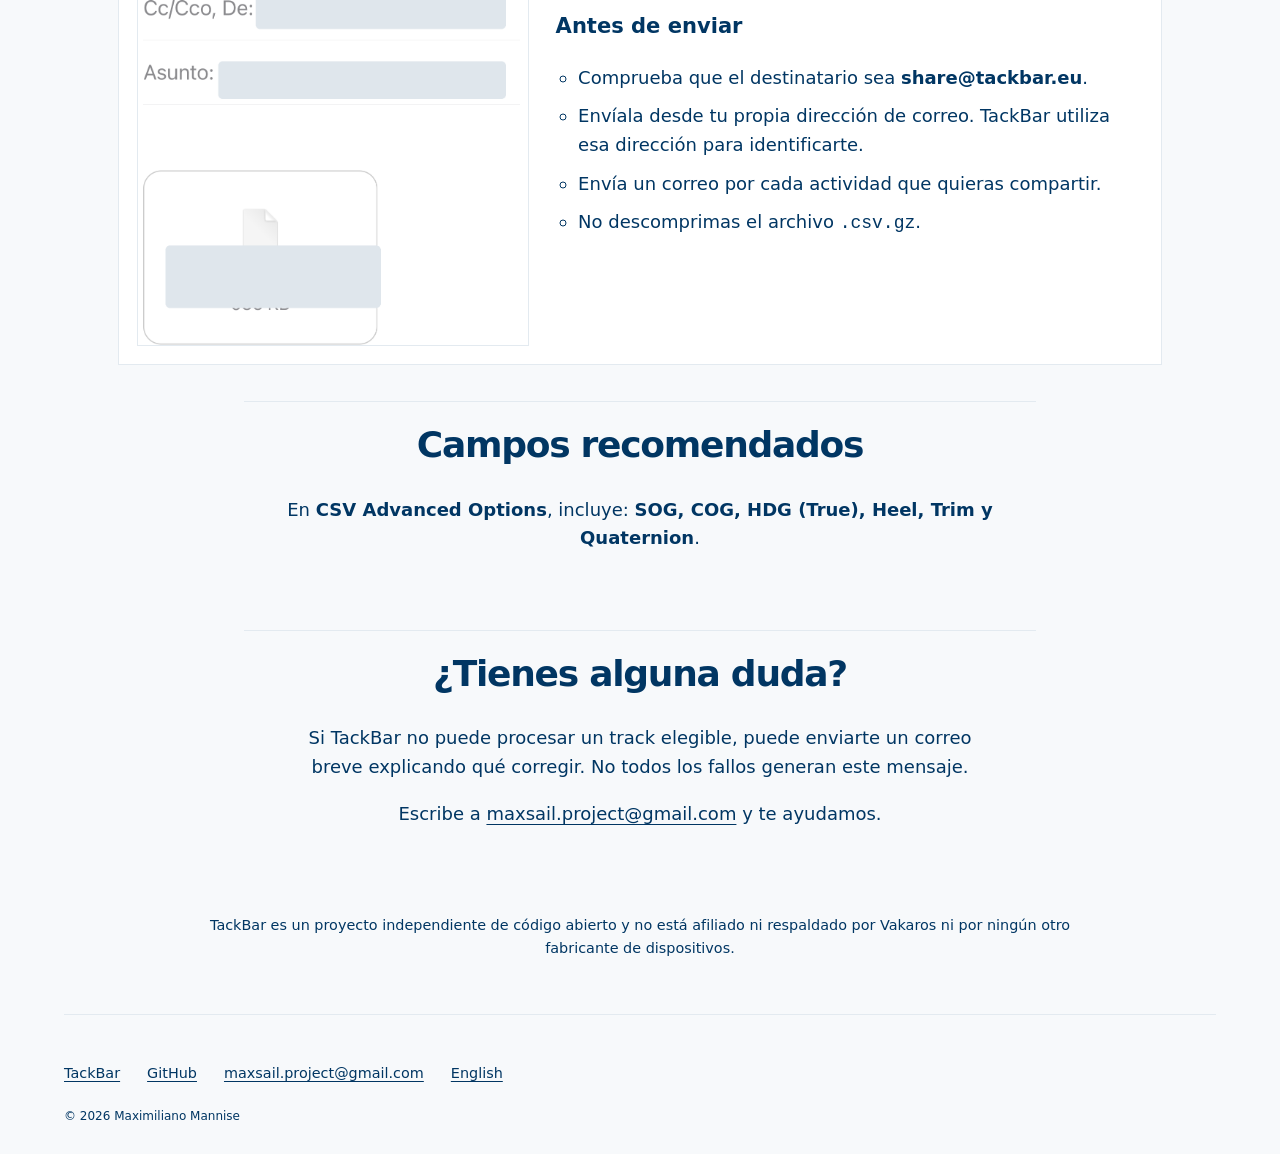
<file: es/compartir-vakaros/index.html>
<!doctype html>
<html lang="es">
<head>
  <meta charset="utf-8">
  <meta name="viewport" content="width=device-width, initial-scale=1">
  <title>Cómo compartir una actividad de Vakaros con TackBar</title>
  <meta name="description" content="Guía paso a paso para compartir una actividad de Vakaros Connect con TackBar durante el piloto.">
  <link rel="canonical" href="https://tackbar.eu/es/compartir-vakaros/">
  <link rel="alternate" hreflang="en" href="https://tackbar.eu/share-vakaros/">
  <link rel="alternate" hreflang="es" href="https://tackbar.eu/es/compartir-vakaros/">
  <link rel="alternate" hreflang="x-default" href="https://tackbar.eu/share-vakaros/">
  <meta property="og:title" content="Cómo compartir una actividad de Vakaros con TackBar">
  <meta property="og:description" content="De Vakaros Connect al debrief en menos de dos minutos.">
  <meta property="og:type" content="article">
  <meta property="og:url" content="https://tackbar.eu/es/compartir-vakaros/">
  <meta property="og:site_name" content="TackBar">
  <link rel="stylesheet" href="../../assets/styles.css">
  <link rel="icon" href="../../assets/logo/tackbar-mark.svg" type="image/svg+xml">
</head>
<body>
  <a class="skip-link" href="#main">Saltar al contenido</a>
  <header class="container site-header">
    <a class="brand" href="../index.html"><img src="../../assets/logo/tackbar-wordmark.svg" alt="TackBar"></a>
    <nav aria-label="Navegación principal">
      <a href="../index.html#pilot">Piloto</a>
      <a href="https://github.com/maxsail-project/tackbar">GitHub</a>
      <a href="../../share-vakaros/index.html" lang="en" hreflang="en" aria-label="English">EN</a>
      <a href="index.html" lang="es" aria-current="page" aria-label="Español">ES</a>
    </nav>
  </header>

  <main id="main" class="container guide-page">
    <section class="guide-intro" aria-labelledby="guide-title">
      <p class="guide-kicker" lang="en">SHARE</p>
      <h1 id="guide-title">Cómo compartir tu actividad de Vakaros con TackBar</h1>
      <p class="guide-lead"><strong>De Vakaros Connect al debrief en menos de dos minutos.</strong></p>
      <p>Cuando termines de navegar, exporta la actividad desde Vakaros Connect y envíala por correo a <a href="mailto:share@tackbar.eu"><strong>share@tackbar.eu</strong></a>.</p>
    </section>

    <ol class="guide-steps">
      <li class="guide-step">
        <div class="guide-step-copy">
          <span class="guide-step-number" aria-hidden="true">1</span>
          <div>
            <h2>Abre la actividad y toca Compartir</h2>
            <p>Abre la navegación que quieras compartir y toca el icono de compartir/exportar, junto al icono de información.</p>
          </div>
        </div>
        <img src="../../assets/images/vakaros-share/step-1.png" width="1072" height="265" alt="Actividad de Vakaros Connect con el icono de compartir resaltado." loading="lazy">
      </li>

      <li class="guide-step">
        <div class="guide-step-copy">
          <span class="guide-step-number" aria-hidden="true">2</span>
          <div>
            <h2>Elige Export Data</h2>
            <p>En el menú que abre Vakaros Connect, selecciona <strong>Export Data</strong>.</p>
          </div>
        </div>
        <img src="../../assets/images/vakaros-share/step-2.png" width="663" height="395" alt="Menú de Vakaros Connect con la opción Export Data resaltada." loading="lazy">
      </li>

      <li class="guide-step">
        <div class="guide-step-copy">
          <span class="guide-step-number" aria-hidden="true">3</span>
          <div>
            <h2>Exporta como CSV</h2>
            <p>En <strong>Format</strong>, selecciona <strong>CSV</strong>. Elige el intervalo de tiempo que quieras compartir.</p>
          </div>
        </div>
        <img src="../../assets/images/vakaros-share/step-3.png" width="1058" height="367" alt="Pantalla Export Session de Vakaros Connect con el formato CSV resaltado." loading="lazy">
      </li>

      <li class="guide-step">
        <div class="guide-step-copy">
          <span class="guide-step-number" aria-hidden="true">4</span>
          <div>
            <h2>Comprime y exporta</h2>
            <p>Selecciona <strong>Compression: Gzip</strong> y pulsa <strong>EXPORT</strong>.</p>
          </div>
        </div>
        <img src="../../assets/images/vakaros-share/step-4.png" width="1058" height="381" alt="Pantalla Export Session con Compression Gzip y el botón Export resaltados." loading="lazy">
      </li>

      <li class="guide-step guide-step-wide">
        <div class="guide-step-copy">
          <span class="guide-step-number" aria-hidden="true">5</span>
          <div>
            <h2>Envía el correo a share@tackbar.eu</h2>
            <p>Vakaros prepara el correo, adjunta el archivo y completa el asunto automáticamente. Comprueba el destinatario y envíalo.</p>
          </div>
        </div>
        <div class="guide-final-layout">
          <img src="../../assets/images/vakaros-share/step-5.png" width="1065" height="1210" alt="Correo preparado por Vakaros con share@tackbar.eu como destinatario." loading="lazy">
          <div class="guide-checklist">
            <h3>Antes de enviar</h3>
            <ul>
              <li>Comprueba que el destinatario sea <strong>share@tackbar.eu</strong>.</li>
              <li>Envíala desde tu propia dirección de correo. TackBar utiliza esa dirección para identificarte.</li>
              <li>Envía un correo por cada actividad que quieras compartir.</li>
              <li>No descomprimas el archivo <code>.csv.gz</code>.</li>
            </ul>
          </div>
        </div>
      </li>
    </ol>

    <section class="guide-note" aria-labelledby="fields-title">
      <h2 id="fields-title">Campos recomendados</h2>
      <p>En <strong>CSV Advanced Options</strong>, incluye: <strong>SOG, COG, HDG (True), Heel, Trim y Quaternion</strong>.</p>
    </section>

    <section class="guide-help" aria-labelledby="help-title">
      <h2 id="help-title">¿Tienes alguna duda?</h2>
      <p>Si TackBar no puede procesar un track elegible, puede enviarte un correo breve explicando qué corregir. No todos los fallos generan este mensaje.</p>
      <p>Escribe a <a href="mailto:maxsail.project@gmail.com">maxsail.project@gmail.com</a> y te ayudamos.</p>
    </section>

    <p class="guide-disclaimer">TackBar es un proyecto independiente de código abierto y no está afiliado ni respaldado por Vakaros ni por ningún otro fabricante de dispositivos.</p>
  </main>

  <footer class="container site-footer">
    <ul class="footer-links">
      <li><a href="../index.html">TackBar</a></li>
      <li><a href="https://github.com/maxsail-project/tackbar">GitHub</a></li>
      <li><a href="mailto:maxsail.project@gmail.com">maxsail.project@gmail.com</a></li>
      <li><a href="../../share-vakaros/index.html" lang="en" hreflang="en">English</a></li>
    </ul>
    <p><small>© 2026 Maximiliano Mannise</small></p>
  </footer>
</body>
</html>
</file>
<file: assets/styles.css>
:root {
  --color-navy: #013663;
  --color-blue: #0383CC;
  --color-pale: #E3EAF0;
  --color-background: #F7F9FB;
  --color-white: #FFFFFF;
  color-scheme: light;
  font-family: system-ui, -apple-system, BlinkMacSystemFont, "Segoe UI", sans-serif;
  color: var(--color-navy);
  background: var(--color-background);
  line-height: 1.6;
  font-size: 18px;
}
* { box-sizing: border-box; }
body { margin: 0; }
.container { width: min(100% - 2.5rem, 64rem); margin-inline: auto; }
a { color: var(--color-navy); text-underline-offset: .2em; overflow-wrap: anywhere; }
a:hover { text-decoration-thickness: .15em; }
a:focus-visible { outline: 3px solid var(--color-navy); outline-offset: 5px; }
.site-header, nav { display: flex; align-items: center; flex-wrap: wrap; gap: 1rem; }
.site-header { justify-content: space-between; padding-block: 1rem; }
nav a { display: inline-flex; align-items: center; min-height: 44px; min-width: 44px; justify-content: center; }
[aria-current="page"] { font-weight: 750; text-decoration-thickness: .15em; }
.brand { display: inline-flex; align-items: center; min-height: 44px; }
.brand img { display: block; height: 1.8rem; width: auto; }
h1, h2 { line-height: 1.15; letter-spacing: -.035em; }
h2 { font-size: clamp(1.5rem, 3vw, 2rem); margin-top: 0; }
p { max-width: 62ch; }
.hero { min-width: 0; min-height: min(41rem, calc(100vh - 5rem)); display: flex; flex-direction: column; align-items: center; justify-content: center; padding-block: clamp(3rem, 8vw, 6rem); text-align: center; }
.hero-artwork { display: block; width: min(100%, 21rem); height: auto; margin-inline: auto; }
.hero-lead { width: 100%; max-width: 42ch; margin: 1.5rem auto 0; font-size: clamp(1.15rem, 2.5vw, 1.4rem); font-weight: 650; }
.hero-thought { width: 100%; max-width: 30ch; margin: 1rem auto 0; font-size: clamp(1rem, 2vw, 1.2rem); line-height: 1.55; }
.hero .actions { justify-content: center; }
.hero-support { margin: 1rem auto 0; font-size: .85rem; }
.actions { display: flex; align-items: center; flex-wrap: wrap; gap: 1.5rem; margin-top: 1.5rem; }
.button { display: inline-flex; align-items: center; justify-content: center; min-height: 48px; padding: .65rem 1.2rem; color: var(--color-white); background: var(--color-navy); border: 2px solid var(--color-navy); border-radius: .2rem; font-weight: 700; text-decoration: none; }
.button:hover { text-decoration: underline; }
.secondary { color: var(--color-navy); background: transparent; }
.tertiary-action { display: inline-flex; align-items: center; justify-content: center; min-height: 44px; font-size: .9rem; }
.story { max-width: 56rem; margin-inline: auto; padding-block: clamp(3rem, 7vw, 5rem); }
.flow { display: grid; grid-template-columns: repeat(3, minmax(0, 1fr)); gap: 3rem; list-style: none; padding: 0; margin: 0; }
.flow li { position: relative; text-align: center; }
.flow h2 { font-size: clamp(1.35rem, 3.3vw, 2.6rem); font-weight: 850; margin: 0; }
.flow p { font-size: .85rem; line-height: 1.45; margin: .75rem 0 0; }
.flow-arrow { position: absolute; width: 1.4rem; height: auto; top: .35rem; right: -2.2rem; }
.flow-support { margin: 2rem auto 0; text-align: center; font-size: 1.1rem; font-weight: 700; }
.workflow-note { max-width: 44rem; margin: 3rem auto 0; padding-top: 2rem; border-top: 1px solid var(--color-pale); text-align: center; }
.workflow-note p { margin: .35rem auto; }
.workflow-note-phone { font-size: .8rem; }
.debrief-context { max-width: 48rem; margin-inline: auto; padding-block: clamp(3rem, 7vw, 5rem); text-align: center; }
.debrief-context p { margin-inline: auto; }
.debrief-questions { font-size: clamp(1.15rem, 2.8vw, 1.45rem); font-weight: 650; line-height: 1.55; }
.debrief-evidence { max-width: 40rem; margin-top: 1.5rem; }
.debrief-philosophy { margin-top: 1.5rem; font-weight: 650; }
.product-proof { max-width: 52rem; margin-inline: auto; padding-block: clamp(3rem, 7vw, 5rem); text-align: center; }
.product-proof h2 { margin-bottom: .6rem; }
.product-proof > p { margin: 0 auto 1.5rem; }
.product-proof .actions { justify-content: center; }
.demo-actions .tertiary-action { font-weight: 650; }
.demo-visual { width: min(100%, 40rem); margin: 2rem auto 0; }
.tablet-frame { padding: .55rem; overflow: hidden; border-radius: 1rem; background: var(--color-navy); box-shadow: 0 .8rem 2rem rgb(1 54 99 / 14%); }
.tablet-frame img { display: block; width: 100%; height: auto; border-radius: .45rem; }
.product-proof > .demo-data-note { max-width: 52ch; margin: 1rem auto 0; font-size: .8rem; }
.personal-tackbar { max-width: 44rem; margin-inline: auto; padding-block: clamp(3rem, 7vw, 5rem); text-align: center; }
.personal-tackbar p { margin-inline: auto; }
.release-reference { font-size: .8rem; }
#pilot { max-width: 44rem; margin-inline: auto; padding-block: clamp(3rem, 7vw, 5rem); text-align: center; }
#pilot p { margin-inline: auto; }
.pilot-intro { margin-bottom: .25rem; }
.pilot-details { max-width: 40rem; margin: 1.5rem auto 0; text-align: left; }
.pilot-details p:first-child { margin-top: 0; }
.pilot-details p:last-child { margin-bottom: 0; }
.contact-link { display: inline-flex; align-items: center; min-height: 44px; font-weight: 650; }
#open-source { max-width: 40rem; margin-inline: auto; padding-bottom: 2rem; font-size: .85rem; }
#open-source h2 { font-size: 1.1rem; margin-bottom: .5rem; }
.site-footer { font-size: .8rem; border-top: 1px solid var(--color-pale); padding-block: 1.5rem; }
.footer-links { display: flex; flex-wrap: wrap; gap: .5rem 1.5rem; list-style: none; padding: 0; margin-block: .5rem; }
.footer-links a { display: inline-flex; align-items: center; min-height: 44px; }
.site-footer p:last-child { margin-block: .5rem 0; }
.skip-link { position: absolute; top: .5rem; left: 1rem; padding: .75rem; background: var(--color-white); transform: translateY(-200%); }
.skip-link:focus { transform: translateY(0); }
.visually-hidden { position: absolute; width: 1px; height: 1px; padding: 0; margin: -1px; overflow: hidden; clip-path: inset(50%); white-space: nowrap; border: 0; }
@media (max-width: 35rem) {
  .site-header { gap: .25rem; }
  .brand img { height: 1.6rem; }
  .hero-artwork { width: 13rem; max-width: 100%; }
  .site-header nav { width: 100%; justify-content: space-between; gap: .5rem; }
  .hero .actions { flex-direction: column; gap: .75rem; }
  .demo-actions { flex-direction: column; gap: .25rem; }
  .tablet-frame { padding: .35rem; border-radius: .7rem; }
  .tablet-frame img { border-radius: .35rem; }
  .flow { grid-template-columns: 1fr; gap: 2.75rem; }
  .flow h2 { font-size: 2rem; }
  .flow p { margin-top: .25rem; }
  .flow-arrow { width: 1.25rem; top: auto; bottom: -2rem; right: calc(50% - .625rem); transform: rotate(90deg); }
}

/* Vakaros sharing guide */
.guide-page { max-width: 58rem; }
.guide-intro { max-width: 44rem; margin-inline: auto; padding-block: clamp(2.5rem, 7vw, 4.5rem) 2rem; text-align: center; }
.guide-intro p { margin-inline: auto; }
.guide-intro h1 { margin: .25rem auto 1rem; max-width: 18ch; font-size: clamp(2rem, 6vw, 3.6rem); }
.guide-kicker { margin: 0; color: var(--color-navy); font-size: .85rem; font-weight: 850; letter-spacing: .14em; }
.guide-lead { font-size: clamp(1.05rem, 2.5vw, 1.3rem); }
.guide-steps { display: grid; grid-template-columns: repeat(2, minmax(0, 1fr)); gap: 1rem; list-style: none; padding: 0; margin: 0; }
.guide-step { min-width: 0; padding: 1rem; border: 1px solid var(--color-pale); background: var(--color-white); }
.guide-step-wide { grid-column: 1 / -1; }
.guide-step-copy { display: flex; gap: .8rem; align-items: flex-start; margin-bottom: 1rem; }
.guide-step-copy h2 { margin: .1rem 0 .4rem; font-size: 1.2rem; }
.guide-step-copy p { margin: 0; font-size: .9rem; }
.guide-step-number { flex: 0 0 auto; display: inline-grid; place-items: center; width: 2.2rem; height: 2.2rem; border-radius: 50%; color: var(--color-white); background: var(--color-navy); font-weight: 850; }
.guide-step > img, .guide-final-layout > img { display: block; width: 100%; height: auto; border: 1px solid var(--color-pale); background: var(--color-background); }
.guide-final-layout { display: grid; grid-template-columns: minmax(0, .8fr) minmax(16rem, 1.2fr); gap: 1.5rem; align-items: center; }
.guide-checklist h3 { margin-top: 0; }
.guide-checklist ul { padding-left: 1.25rem; }
.guide-checklist li + li { margin-top: .55rem; }
.guide-note, .guide-help { max-width: 44rem; margin: 2rem auto 0; padding: 1.25rem; border-top: 1px solid var(--color-pale); text-align: center; }
.guide-note p, .guide-help p { margin-inline: auto; }
.guide-disclaimer { max-width: 48rem; margin: 2.5rem auto 3rem; font-size: .8rem; text-align: center; }
@media (max-width: 42rem) {
  .guide-steps { grid-template-columns: 1fr; }
  .guide-step-wide { grid-column: auto; }
  .guide-final-layout { grid-template-columns: 1fr; }
  .guide-step { padding: .85rem; }
}
</file>
